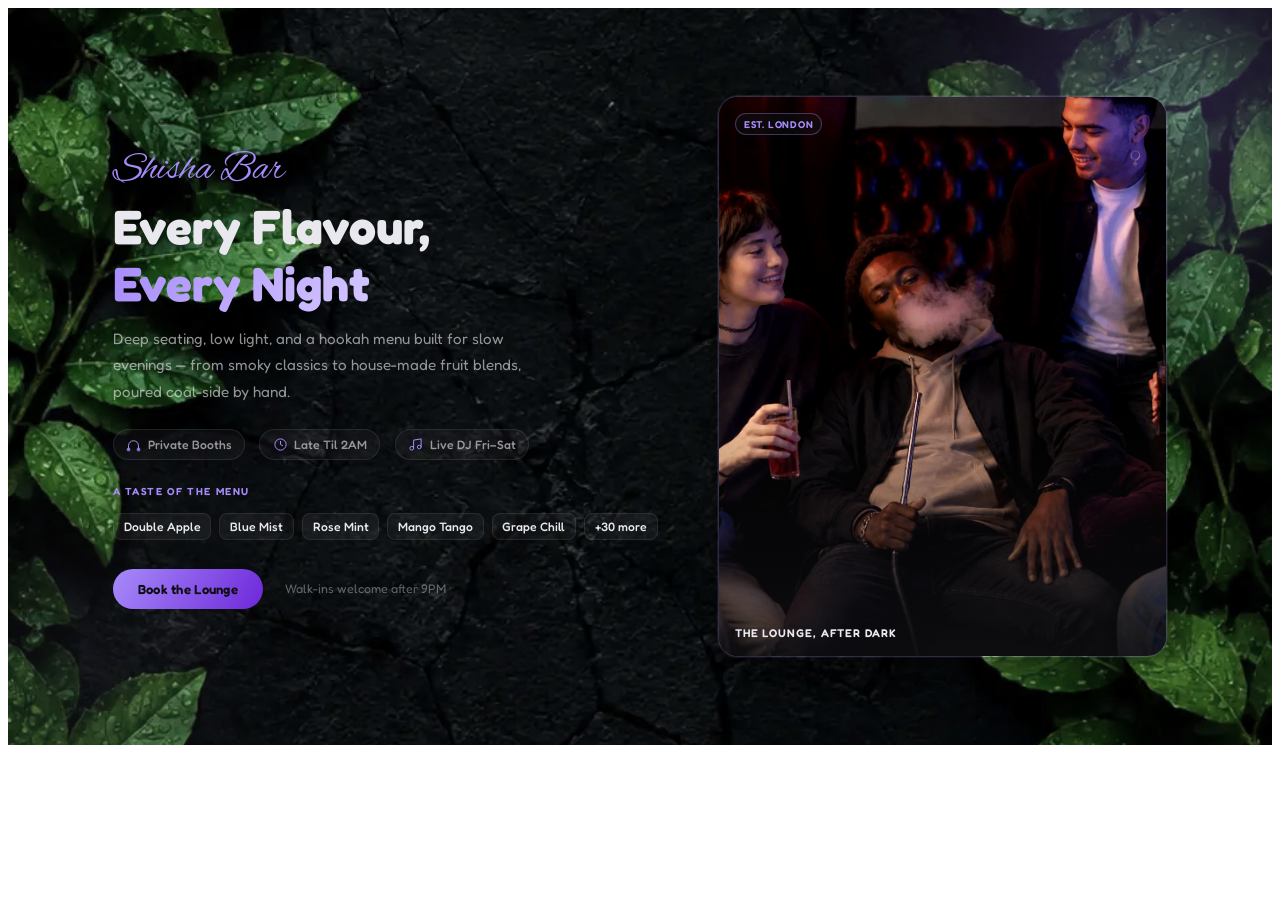
<file: index2.html>
<!DOCTYPE html>
<html lang="en">
<head>
<meta charset="UTF-8">
<meta name="viewport" content="width=device-width, initial-scale=1">
<title>Shisha Lounge</title>
<link rel="preconnect" href="https://fonts.googleapis.com">
<link rel="preconnect" href="https://fonts.gstatic.com" crossorigin>
<!-- Only these two fonts used across the whole section -->
<link href="https://fonts.googleapis.com/css2?family=Alex+Brush&family=Fredoka:wght@400;500;600;700&display=swap" rel="stylesheet">
<style>


    .lounge {
        --void: #0e0e12;
        --panel: #17171d;
        --gray: #2a2a33;
        --gray-line: rgba(255,255,255,0.08);
        --ink: #e9e8ee;
        --ink-dim: rgba(233,232,238,0.62);
        --ink-faint: rgba(233,232,238,0.4);
        --purple: #a78bfa;
        --purple-deep: #6d28d9;
        --purple-glow: rgba(167,139,250,0.45);
        --card-bg: rgba(233,232,238,0.04);
        --card-border: rgba(233,232,238,0.1);

        position: relative;
        overflow: hidden;
        background: var(--void);
        color: var(--ink);
        padding: clamp(3.5rem, 7vw, 5.5rem) 0;

        opacity: 0;
        transform: translateY(20px);
        transition: opacity .9s cubic-bezier(.2,.7,.2,1), transform .9s cubic-bezier(.2,.7,.2,1);
    }
    .lounge.in-view { opacity: 1; transform: translateY(0); }
    .lounge * { box-sizing: border-box; }

    /* background photo + purple/gray scrim */
    .lounge__bg {
        position: absolute; inset: 0; z-index: -2;
        width: 100%; height: 100%;
        object-fit: cover; object-position: center 40%;
        filter: grayscale(35%);
    }
    .lounge__scrim {
        position: absolute; inset: 0; z-index: -2;
    }

    /* soft floating glow blobs */
    .lounge__glow { position: absolute; border-radius: 50%; filter: blur(80px); z-index: -1; pointer-events: none; }
    .lounge__glow--a { width: 30vw; height: 30vw; top: -8vw; right: -6vw; background: var(--purple); opacity: 0.22; animation: loungeFloat 16s ease-in-out infinite; }
    .lounge__glow--b { width: 22vw; height: 22vw; bottom: -6vw; left: -4vw; background: var(--gray); opacity: 0.35; animation: loungeFloat 20s ease-in-out infinite reverse; }
    @keyframes loungeFloat { 0%,100% { transform: translate(0,0); } 50% { transform: translate(-2vw, 3vw); } }
    @media (prefers-reduced-motion: reduce) { .lounge__glow { animation: none; } }

    .lounge__wrap {
        position: relative; z-index: 1;
        max-width: 1150px; margin: 0 auto;
        padding: 0 clamp(1.25rem, 5vw, 3rem);
        display: grid;
        grid-template-columns: 1.1fr 0.9fr;
        gap: clamp(2rem, 5vw, 3.5rem);
        align-items: center;
    }

    /* ---------- Copy column ---------- */

    .lounge__eyebrow {
        display: block;
        font-family: 'Alex Brush', cursive;
        font-weight: 400;
        font-size: clamp(1.9rem, 4vw, 2.5rem);
        color: var(--purple);
        margin-bottom: 0.2rem;
    }

    .lounge__title {
        margin: 0 0 0.9rem;
        font-family: 'Fredoka', sans-serif;
        font-weight: 700;
        font-size: clamp(2rem, 4.6vw, 3rem);
        line-height: 1.18;
        color: var(--ink);
    }
    .lounge__title span {
        background: linear-gradient(120deg, var(--purple), #d4c7ff);
        -webkit-background-clip: text;
        background-clip: text;
        color: transparent;
    }

    .lounge__text {
        margin: 0 0 1.5rem;
        max-width: 48ch;
        font-family: 'Fredoka', sans-serif;
        font-weight: 400;
        font-size: 0.95rem;
        line-height: 1.75;
        color: var(--ink-dim);
    }

    /* feature row — small extra content, three quick facts with icons */
    .lounge__features {
        display: flex;
        gap: 0.9rem;
        flex-wrap: wrap;
        margin-bottom: 1.6rem;
    }
    .lounge__feature {
        display: flex;
        align-items: center;
        gap: 0.55em;
        padding: 0.55em 1em;
        border: 1px solid var(--card-border);
        border-radius: 999px;
        background: var(--card-bg);
        font-family: 'Fredoka', sans-serif;
        font-weight: 500;
        font-size: 0.76rem;
        color: var(--ink-dim);
        transition: border-color .3s ease, color .3s ease, transform .3s cubic-bezier(.2,.7,.2,1);
    }
    .lounge__feature:hover { border-color: var(--purple); color: var(--ink); transform: translateY(-2px); }
    .lounge__feature svg { width: 15px; height: 15px; color: var(--purple); flex-shrink: 0; }

    /* flavour chips — the extra bit of content: a taste of the menu */
    .lounge__flavours-label {
        font-family: 'Fredoka', sans-serif;
        font-weight: 600;
        font-size: 0.64rem;
        letter-spacing: 0.16em;
        text-transform: uppercase;
        color: var(--purple);
        margin-bottom: 0.6rem;
        display: block;
    }
    .lounge__flavours {
        display: flex;
        flex-wrap: wrap;
        gap: 0.5rem;
        margin-bottom: 1.8rem;
        padding: 0;
        list-style: none;
    }
    .lounge__flavours li {
        font-family: 'Fredoka', sans-serif;
        font-weight: 500;
        font-size: 0.76rem;
        color: var(--ink);
        background: rgba(255,255,255,0.05);
        border: 1px solid var(--gray-line);
        border-radius: 8px;
        padding: 0.4em 0.8em;
    }

    .lounge__cta-row {
        display: flex;
        align-items: center;
        gap: 1.4rem;
        flex-wrap: wrap;
    }

    .lounge__cta {
        display: inline-flex; align-items: center; gap: 0.6em;
        font-family: 'Fredoka', sans-serif;
        font-weight: 600; font-size: 0.82rem;
        letter-spacing: 0.02em;
        color: var(--void);
        background: linear-gradient(120deg, var(--purple), var(--purple-deep));
        border: none; border-radius: 999px;
        padding: 0.9em 1.9em;
        text-decoration: none;
        cursor: pointer;
        transition: transform .3s cubic-bezier(.2,.7,.2,1), box-shadow .3s ease;
    }
    .lounge__cta:hover { transform: translateY(-3px); box-shadow: 0 14px 28px -10px var(--purple-glow); }

    .lounge__note {
        font-family: 'Fredoka', sans-serif;
        font-weight: 400;
        font-size: 0.78rem;
        color: var(--ink-faint);
    }

    /* ---------- Image column ---------- */

    .lounge__frame {
        position: relative;
        border-radius: 20px;
        overflow: hidden;
        aspect-ratio: 4 / 5;
        border: 1px solid rgba(167,139,250,0.25);
        box-shadow: 0 25px 60px -20px rgba(0,0,0,0.7), 0 0 0 1px var(--gray-line);
    }
    .lounge__frame img {
        position: absolute; inset: 0;
        width: 100%; height: 100%;
        object-fit: cover;
        filter: saturate(0.9) contrast(1.05);
        transition: transform .6s cubic-bezier(.2,.7,.2,1);
    }
    .lounge__frame:hover img { transform: scale(1.05); }
    .lounge__frame::after {
        content: "";
        position: absolute; inset: 0;
        background: linear-gradient(0deg, rgba(14,14,18,0.85) 0%, transparent 45%);
    }
    .lounge__frame-tag {
        position: absolute; left: 1rem; bottom: 1rem; z-index: 1;
        font-family: 'Fredoka', sans-serif;
        font-weight: 600; font-size: 0.7rem;
        letter-spacing: 0.08em; text-transform: uppercase;
        color: var(--ink);
    }
    .lounge__frame-badge {
        position: absolute; top: 1rem; left: 1rem; z-index: 1;
        font-family: 'Fredoka', sans-serif;
        font-weight: 600; font-size: 0.62rem;
        letter-spacing: 0.08em; text-transform: uppercase;
        color: var(--purple);
        background: rgba(14,14,18,0.6);
        border: 1px solid rgba(167,139,250,0.35);
        border-radius: 999px;
        padding: 0.4em 0.8em;
        backdrop-filter: blur(4px);
    }

    @media (max-width: 780px) {
        .lounge__wrap { grid-template-columns: 1fr; text-align: center; }
        .lounge__features { justify-content: center; }
        .lounge__flavours { justify-content: center; }
        .lounge__cta-row { justify-content: center; }
        .lounge__text { margin-inline: auto; }
        .lounge__frame { max-width: 420px; margin: 0 auto; }
    }
</style>
</head>
<body>

<section class="lounge" id="lounge">

    <!-- Swap for your own lounge/coal photo -->
    <img class="lounge__bg" src="mintbg.webp" alt="" loading="lazy">
    <div class="lounge__scrim"></div>
    <span class="lounge__glow lounge__glow--a" aria-hidden="true"></span>
    <span class="lounge__glow lounge__glow--b" aria-hidden="true"></span>

    <div class="lounge__wrap">
        <div class="lounge__copy">
            <span class="lounge__eyebrow">Shisha Bar</span>
            <h2 class="lounge__title">Every Flavour,<br><span>Every Night</span></h2>
            <p class="lounge__text">Deep seating, low light, and a hookah menu built for slow evenings — from smoky classics to house-made fruit blends, poured coal-side by hand.</p>

            <div class="lounge__features">
                <span class="lounge__feature">
                    <svg viewBox="0 0 24 24" fill="none"><path d="M4 20v-6a8 8 0 0 1 16 0v6" stroke="currentColor" stroke-width="1.6" stroke-linecap="round"/><rect x="2" y="18" width="4" height="4" rx="1" stroke="currentColor" stroke-width="1.6"/><rect x="18" y="18" width="4" height="4" rx="1" stroke="currentColor" stroke-width="1.6"/></svg>
                    Private Booths
                </span>
                <span class="lounge__feature">
                    <svg viewBox="0 0 24 24" fill="none"><circle cx="12" cy="12" r="9" stroke="currentColor" stroke-width="1.6"/><path d="M12 7v5l3.5 2" stroke="currentColor" stroke-width="1.6" stroke-linecap="round"/></svg>
                    Late Til 2AM
                </span>
                <span class="lounge__feature">
                    <svg viewBox="0 0 24 24" fill="none"><path d="M9 18V5l12-2v13" stroke="currentColor" stroke-width="1.6" stroke-linecap="round" stroke-linejoin="round"/><circle cx="6" cy="18" r="3" stroke="currentColor" stroke-width="1.6"/><circle cx="18" cy="16" r="3" stroke="currentColor" stroke-width="1.6"/></svg>
                    Live DJ Fri–Sat
                </span>
            </div>

            <span class="lounge__flavours-label">A Taste of the Menu</span>
            <ul class="lounge__flavours">
                <li>Double Apple</li>
                <li>Blue Mist</li>
                <li>Rose Mint</li>
                <li>Mango Tango</li>
                <li>Grape Chill</li>
                <li>+30 more</li>
            </ul>

            <div class="lounge__cta-row">
                <a href="#book" class="lounge__cta">Book the Lounge</a>
                <span class="lounge__note">Walk-ins welcome after 9PM</span>
            </div>
        </div>

        <div class="lounge__frame">
            <img src="image.webp" alt="Shisha pipe close-up">
            <span class="lounge__frame-badge">Est. London</span>
            <span class="lounge__frame-tag">The Lounge, After Dark</span>
        </div>
    </div>

</section>

<script>
    (function () {
        var section = document.getElementById('lounge');
        if (!section) return;
        if (!('IntersectionObserver' in window)) { section.classList.add('in-view'); return; }
        var observer = new IntersectionObserver(function (entries) {
            entries.forEach(function (entry) {
                if (entry.isIntersecting) {
                    section.classList.add('in-view');
                    observer.disconnect();
                }
            });
        }, { threshold: 0.15 });
        observer.observe(section);
    })();
</script>

</body>
</html>
</file>
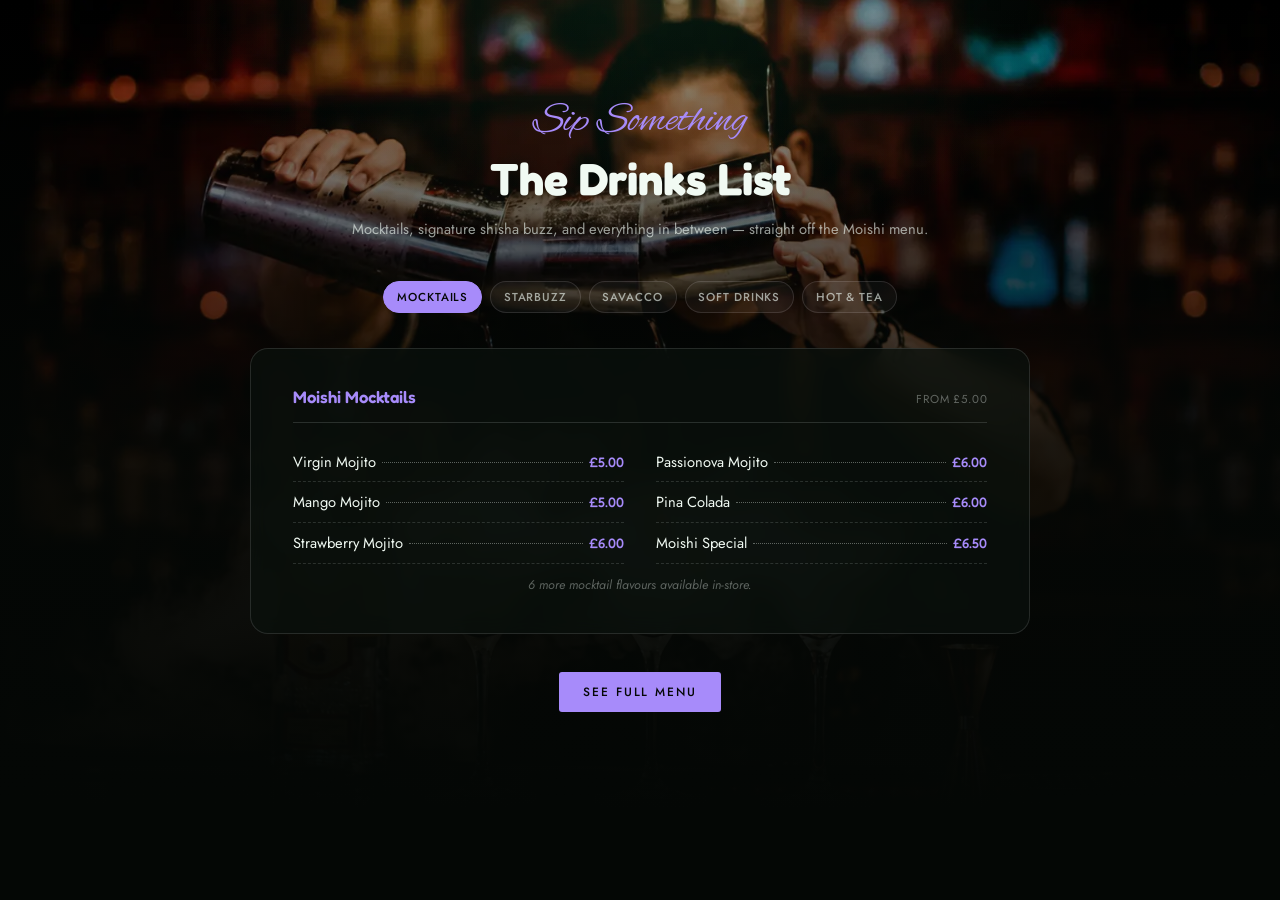
<file: index3.html>
<!DOCTYPE html>
<html lang="en">
<head>
<meta charset="UTF-8">
<meta name="viewport" content="width=device-width, initial-scale=1">
<title>Cafe Moishi — Drinks</title>
<link rel="preconnect" href="https://fonts.googleapis.com">
<link rel="preconnect" href="https://fonts.gstatic.com" crossorigin>
<link href="https://fonts.googleapis.com/css2?family=Alex+Brush&family=Fredoka:wght@500;600;700&family=Jost:wght@300;400;500&display=swap" rel="stylesheet">
<style>
    * { box-sizing: border-box; }
    html, body { margin: 0; padding: 0; background: #040705; }

    .drinks {
        --void: #040705;
        --cream: #f1faf3;
        --cream-dim: rgba(241,250,243,0.62);
        --cream-faint: rgba(241,250,243,0.36);
        --accent: #a78bfa;
        --glow: #a78bfa;
        --glow-soft: rgba(6, 69, 241, 0.5);
        --panel-bg: rgba(11,17,13,0.72);
        --panel-border: rgba(250, 241, 249, 0.12);
        --line: rgba(241,250,243,0.14);

        position: relative;
        overflow: hidden;
        background: var(--void);
        color: var(--cream);
        padding: clamp(4rem, 8vw, 6rem) clamp(1.25rem, 5vw, 3rem);

        opacity: 0;
        transform: translateY(20px);
        transition: opacity 1s cubic-bezier(.2,.7,.2,1), transform 1s cubic-bezier(.2,.7,.2,1);
    }
    .drinks.in-view { opacity: 1; transform: translateY(0); }
    .drinks * { box-sizing: border-box; }

    /* ---------- Background photo ---------- */
    /* Swap this src for your own bar / drinks photo */
    .drinks__bg {
        position: absolute; inset: 0; z-index: -2;
        width: 100%; height: 100%;
        object-fit: cover; object-position: center 35%;
    }
    .drinks__scrim {
        position: absolute; inset: 0; z-index: -2;
        background:
            radial-gradient(ellipse 800px 500px at 50% -5%, rgba(61,220,132,0.12), transparent 60%),
            linear-gradient(180deg, rgba(0, 0, 0, 0.308) 0%, rgba(4,7,5,0.9) 55%, var(--void) 100%);
    }

    /* ---------- Rising bubbles (ambient, CSS only) ---------- */
    .drinks__bubbles { position: absolute; inset: 0; z-index: -1; pointer-events: none; overflow: hidden; }
    .drinks__bubble {
        position: absolute;
        bottom: -6%;
        border-radius: 50%;
        border: 1px solid rgba(241,250,243,0.35);
        opacity: 0;
        animation: drinksBubble linear infinite;
    }
    @keyframes drinksBubble {
        0%   { opacity: 0; transform: translateY(0) translateX(0); }
        12%  { opacity: .55; }
        88%  { opacity: .25; }
        100% { opacity: 0; transform: translateY(-108vh) translateX(var(--drift, 18px)); }
    }
    @media (prefers-reduced-motion: reduce) { .drinks__bubble { animation: none; display: none; } }

    /* ---------- Header ---------- */
    .drinks__header {
        position: relative; z-index: 1;
        text-align: center;
        max-width: 640px;
        margin: 0 auto clamp(1rem, 3vw, 2.5rem);
    }
    .drinks__eyebrow {
        display: block;
        font-family: 'Alex Brush', cursive;
        font-size: clamp(1.9rem, 4vw, 2.6rem);
        color: var(--glow);
        margin-bottom: 0.2rem;
    }
    .drinks__title {
        margin: 0 0 0.7rem;
        font-family: 'Fredoka', sans-serif;
        font-weight: 700;
        font-size: clamp(1.9rem, 4.2vw, 2.8rem);
        color: var(--cream);
    }
    .drinks__subtitle {
        margin: 0;
        font-family: 'Jost', sans-serif;
        font-size: 0.92rem;
        line-height: 1.7;
        color: var(--cream-dim);
    }

    /* ---------- Tabs ---------- */
    .drinks__tabs {
        position: relative; z-index: 1;
        display: flex;
        justify-content: center;
        flex-wrap: wrap;
        gap: 0.5rem;
        margin: 0 auto clamp(1.6rem, 4vw, 2.2rem);
        max-width: 780px;
    }
    .drinks__tab {
        font-family: 'Jost', sans-serif;
        font-weight: 500;
        font-size: 0.72rem;
        letter-spacing: 0.08em;
        text-transform: uppercase;
        color: var(--cream-dim);
        background: rgba(241,250,243,0.04);
        border: 1px solid var(--panel-border);
        border-radius: 999px;
        padding: 0.6em 1.1em;
        cursor: pointer;
        transition: color .3s ease, border-color .3s ease, background .3s ease;
    }
    .drinks__tab:hover { color: var(--cream); border-color: var(--glow); }
    .drinks__tab.is-active {
        color: var(--void);
        background: var(--glow);
        border-color: var(--glow);
    }

    /* ---------- Menu panel (the distinct part: a single framed list, not a card grid) ---------- */
    .drinks__panel {
        position: relative; z-index: 1;
        max-width: 780px;
        margin: 0 auto;
        border: 1px solid var(--panel-border);
        border-radius: 18px;
        background: var(--panel-bg);
        backdrop-filter: blur(10px);
        -webkit-backdrop-filter: blur(10px);
        padding: clamp(1.6rem, 4vw, 2.4rem) clamp(1.4rem, 4vw, 2.6rem);
    }

    .drinks__panel-head {
        display: flex;
        align-items: baseline;
        justify-content: space-between;
        gap: 1rem;
        margin-bottom: 1.2rem;
        padding-bottom: 0.9rem;
        border-bottom: 1px solid var(--line);
    }
    .drinks__panel-title {
        font-family: 'Fredoka', sans-serif;
        font-weight: 600;
        font-size: 1.05rem;
        color: var(--glow);
    }
    .drinks__panel-price {
        font-family: 'Jost', sans-serif;
        font-size: 0.72rem;
        letter-spacing: 0.06em;
        text-transform: uppercase;
        color: var(--cream-faint);
    }

    .drinks__list {
        display: none;
        list-style: none;
        margin: 0;
        padding: 0;
        column-count: 1;
        column-gap: 2rem;
    }
    .drinks__list.is-active { display: block; }

    @media (min-width: 560px) {
        .drinks__list { column-count: 2; }
    }

    .drinks__item {
        display: flex;
        align-items: baseline;
        gap: 0.4rem;
        break-inside: avoid;
        padding: 0.55rem 0;
        border-bottom: 1px dashed var(--line);
    }
    .drinks__item-name {
        font-family: 'Jost', sans-serif;
        font-weight: 400;
        font-size: 0.92rem;
        color: var(--cream);
        white-space: nowrap;
        overflow: hidden;
        text-overflow: clip;
    }
    .drinks__item-fill {
        flex: 1;
        border-bottom: 1px dotted var(--cream-faint);
        transform: translateY(-4px);
    }
    .drinks__item-price {
        font-family: 'Fredoka', sans-serif;
        font-weight: 500;
        font-size: 0.86rem;
        color: var(--glow);
        white-space: nowrap;
    }

    .drinks__more {
        margin: 0.8rem 0 0;
        font-family: 'Jost', sans-serif;
        font-style: italic;
        font-size: 0.78rem;
        color: var(--cream-faint);
        text-align: center;
    }

    /* ---------- CTA ---------- */
    .drinks__actions {
        position: relative; z-index: 1;
        display: flex;
        justify-content: center;
        margin-top: clamp(1.8rem, 4vw, 2.4rem);
    }
    .drinks__cta {
        display: inline-flex; align-items: center; gap: 0.6em;
        font-family: 'Jost', sans-serif;
        font-weight: 500; font-size: 0.75rem;
        letter-spacing: 0.16em; text-transform: uppercase;
        color: var(--void);
        background: linear-gradient(135deg, var(--accent), var(--glow));
        border: none; border-radius: 3px;
        padding: 0.9em 2em;
        text-decoration: none;
        cursor: pointer;
        transition: transform .3s cubic-bezier(.2,.7,.2,1), box-shadow .3s ease, letter-spacing .3s ease;
    }
    .drinks__cta:hover { transform: translateY(-3px); box-shadow: 0 14px 28px -10px var(--glow-soft); letter-spacing: 0.2em; }

    @media (max-width: 480px) {
        .drinks__item-name { white-space: normal; }
    }
</style>
</head>
<body>

<section class="drinks" id="drinks">

    <!-- Swap this src for your own bar / drinks photo -->
    <img class="drinks__bg" src="drinkssss.webp" alt="" loading="lazy">
    <div class="drinks__scrim"></div>

    <div class="drinks__bubbles" aria-hidden="true">
        <span class="drinks__bubble" style="left:10%; width:5px; height:5px;  --drift:16px;  animation-duration:9s;  animation-delay:0s;"></span>
        <span class="drinks__bubble" style="left:22%; width:3px; height:3px;  --drift:-12px; animation-duration:11s; animation-delay:2s;"></span>
        <span class="drinks__bubble" style="left:38%; width:6px; height:6px;  --drift:20px;  animation-duration:8s;  animation-delay:4s;"></span>
        <span class="drinks__bubble" style="left:55%; width:4px; height:4px;  --drift:-18px; animation-duration:10s; animation-delay:1s;"></span>
        <span class="drinks__bubble" style="left:70%; width:3px; height:3px;  --drift:14px;  animation-duration:12s; animation-delay:5s;"></span>
        <span class="drinks__bubble" style="left:85%; width:5px; height:5px;  --drift:-16px; animation-duration:9.5s; animation-delay:3s;"></span>
        <span class="drinks__bubble" style="left:94%; width:4px; height:4px;  --drift:18px;  animation-duration:10.5s; animation-delay:6s;"></span>
    </div>

    <div class="drinks__header">
        <span class="drinks__eyebrow">Sip Something</span>
        <h2 class="drinks__title">The Drinks List</h2>
        <p class="drinks__subtitle">Mocktails, signature shisha buzz, and everything in between — straight off the Moishi menu.</p>
    </div>

    <div class="drinks__tabs" role="tablist" aria-label="Drinks categories">
        <button class="drinks__tab is-active" data-tab="mocktails">Mocktails</button>
        <button class="drinks__tab" data-tab="starbuzz">Starbuzz</button>
        <button class="drinks__tab" data-tab="savacco">Savacco</button>
        <button class="drinks__tab" data-tab="soft">Soft Drinks</button>
        <button class="drinks__tab" data-tab="hot">Hot &amp; Tea</button>
    </div>

    <div class="drinks__panel">

        <div class="drinks__panel-head">
            <span class="drinks__panel-title" id="drinksPanelTitle">Moishi Mocktails</span>
            <span class="drinks__panel-price" id="drinksPanelPrice">From £5.00</span>
        </div>

        <ul class="drinks__list is-active" data-list="mocktails">
            <li class="drinks__item"><span class="drinks__item-name">Virgin Mojito</span><span class="drinks__item-fill"></span><span class="drinks__item-price">£5.00</span></li>
            <li class="drinks__item"><span class="drinks__item-name">Mango Mojito</span><span class="drinks__item-fill"></span><span class="drinks__item-price">£5.00</span></li>
            <li class="drinks__item"><span class="drinks__item-name">Strawberry Mojito</span><span class="drinks__item-fill"></span><span class="drinks__item-price">£6.00</span></li>
            <li class="drinks__item"><span class="drinks__item-name">Passionova Mojito</span><span class="drinks__item-fill"></span><span class="drinks__item-price">£6.00</span></li>
            <li class="drinks__item"><span class="drinks__item-name">Pina Colada</span><span class="drinks__item-fill"></span><span class="drinks__item-price">£6.00</span></li>
            <li class="drinks__item"><span class="drinks__item-name">Moishi Special</span><span class="drinks__item-fill"></span><span class="drinks__item-price">£6.50</span></li>
        </ul>

        <ul class="drinks__list" data-list="starbuzz">
            <li class="drinks__item"><span class="drinks__item-name">African Queen</span><span class="drinks__item-fill"></span><span class="drinks__item-price">£16</span></li>
            <li class="drinks__item"><span class="drinks__item-name">Dragon Breeze</span><span class="drinks__item-fill"></span><span class="drinks__item-price">£16</span></li>
            <li class="drinks__item"><span class="drinks__item-name">Mango Tango</span><span class="drinks__item-fill"></span><span class="drinks__item-price">£16</span></li>
            <li class="drinks__item"><span class="drinks__item-name">Skittles</span><span class="drinks__item-fill"></span><span class="drinks__item-price">£16</span></li>
            <li class="drinks__item"><span class="drinks__item-name">Cuban Mojito</span><span class="drinks__item-fill"></span><span class="drinks__item-price">£16</span></li>
            <li class="drinks__item"><span class="drinks__item-name">Moonlight Berry</span><span class="drinks__item-fill"></span><span class="drinks__item-price">£16</span></li>
        </ul>

        <ul class="drinks__list" data-list="savacco">
            <li class="drinks__item"><span class="drinks__item-name">Purple Rain</span><span class="drinks__item-fill"></span><span class="drinks__item-price">£20</span></li>
            <li class="drinks__item"><span class="drinks__item-name">Frozen SMF</span><span class="drinks__item-fill"></span><span class="drinks__item-price">£20</span></li>
            <li class="drinks__item"><span class="drinks__item-name">Manga Carta</span><span class="drinks__item-fill"></span><span class="drinks__item-price">£20</span></li>
            <li class="drinks__item"><span class="drinks__item-name">Picasso</span><span class="drinks__item-fill"></span><span class="drinks__item-price">£20</span></li>
            <li class="drinks__item"><span class="drinks__item-name">Black Mamba</span><span class="drinks__item-fill"></span><span class="drinks__item-price">£20</span></li>
            <li class="drinks__item"><span class="drinks__item-name">G6 on the Rocks</span><span class="drinks__item-fill"></span><span class="drinks__item-price">£20</span></li>
        </ul>

        <ul class="drinks__list" data-list="soft">
            <li class="drinks__item"><span class="drinks__item-name">Coke</span><span class="drinks__item-fill"></span><span class="drinks__item-price">£2.00</span></li>
            <li class="drinks__item"><span class="drinks__item-name">Sprite</span><span class="drinks__item-fill"></span><span class="drinks__item-price">£2.00</span></li>
            <li class="drinks__item"><span class="drinks__item-name">Fanta</span><span class="drinks__item-fill"></span><span class="drinks__item-price">£2.00</span></li>
            <li class="drinks__item"><span class="drinks__item-name">Irn Bru</span><span class="drinks__item-fill"></span><span class="drinks__item-price">£2.00</span></li>
            <li class="drinks__item"><span class="drinks__item-name">J2O</span><span class="drinks__item-fill"></span><span class="drinks__item-price">£2.50</span></li>
            <li class="drinks__item"><span class="drinks__item-name">Mango Lussi</span><span class="drinks__item-fill"></span><span class="drinks__item-price">£2.00</span></li>
            <li class="drinks__item"><span class="drinks__item-name">Rubicon Range</span><span class="drinks__item-fill"></span><span class="drinks__item-price">£1.50</span></li>
            <li class="drinks__item"><span class="drinks__item-name">Mineral Water</span><span class="drinks__item-fill"></span><span class="drinks__item-price">£1.50</span></li>
        </ul>

        <ul class="drinks__list" data-list="hot">
            <li class="drinks__item"><span class="drinks__item-name">Americano</span><span class="drinks__item-fill"></span><span class="drinks__item-price">£2.75</span></li>
            <li class="drinks__item"><span class="drinks__item-name">Cappuccino</span><span class="drinks__item-fill"></span><span class="drinks__item-price">£2.75</span></li>
            <li class="drinks__item"><span class="drinks__item-name">Caramel Macchiato</span><span class="drinks__item-fill"></span><span class="drinks__item-price">£2.75</span></li>
            <li class="drinks__item"><span class="drinks__item-name">Hot Chocolate</span><span class="drinks__item-fill"></span><span class="drinks__item-price">£2.75</span></li>
            <li class="drinks__item"><span class="drinks__item-name">English Tea</span><span class="drinks__item-fill"></span><span class="drinks__item-price">£2.50</span></li>
            <li class="drinks__item"><span class="drinks__item-name">Mint Tea</span><span class="drinks__item-fill"></span><span class="drinks__item-price">£2.50</span></li>
            <li class="drinks__item"><span class="drinks__item-name">Desi Tea (Pot)</span><span class="drinks__item-fill"></span><span class="drinks__item-price">£7.50</span></li>
            <li class="drinks__item"><span class="drinks__item-name">Green Tea</span><span class="drinks__item-fill"></span><span class="drinks__item-price">£2.50</span></li>
        </ul>

        <p class="drinks__more" id="drinksMoreNote">6 more mocktail flavours available in-store.</p>
    </div>

    <div class="drinks__actions">
        <a href="#menu-full" class="drinks__cta">See Full Menu</a>
    </div>

</section>

<script>
    (function () {
        var section = document.getElementById('drinks');
        if (!section) return;

        if ('IntersectionObserver' in window) {
            var sectionObserver = new IntersectionObserver(function (entries) {
                entries.forEach(function (entry) {
                    if (entry.isIntersecting) {
                        section.classList.add('in-view');
                        sectionObserver.disconnect();
                    }
                });
            }, { threshold: 0.1 });
            sectionObserver.observe(section);
        } else {
            section.classList.add('in-view');
        }

        var meta = {
            mocktails: { title: 'Moishi Mocktails', price: 'From £5.00', more: '6 fresh mocktails, shaken to order.' },
            starbuzz:  { title: 'Moishi Starbuzz', price: '£16 · +£2 per extra flavour', more: '6 more Starbuzz flavours available in-store.' },
            savacco:   { title: 'Savacco', price: '£20', more: 'All 7 Savacco blends shown above.' },
            soft:      { title: 'Soft Drinks', price: 'From £1.50', more: 'Full soft drinks range available at the counter.' },
            hot:       { title: 'Hot Drinks & Tea', price: 'From £2.50', more: 'Ask about our pots of Green, Mint & Desi Tea.' }
        };

        var tabs = section.querySelectorAll('.drinks__tab');
        var lists = section.querySelectorAll('.drinks__list');
        var titleEl = document.getElementById('drinksPanelTitle');
        var priceEl = document.getElementById('drinksPanelPrice');
        var moreEl = document.getElementById('drinksMoreNote');

        tabs.forEach(function (tab) {
            tab.addEventListener('click', function () {
                var key = tab.dataset.tab;

                tabs.forEach(function (t) { t.classList.toggle('is-active', t === tab); });
                lists.forEach(function (l) { l.classList.toggle('is-active', l.dataset.list === key); });

                if (meta[key]) {
                    titleEl.textContent = meta[key].title;
                    priceEl.textContent = meta[key].price;
                    moreEl.textContent = meta[key].more;
                }
            });
        });
    })();
</script>

</body>
</html>
</file>
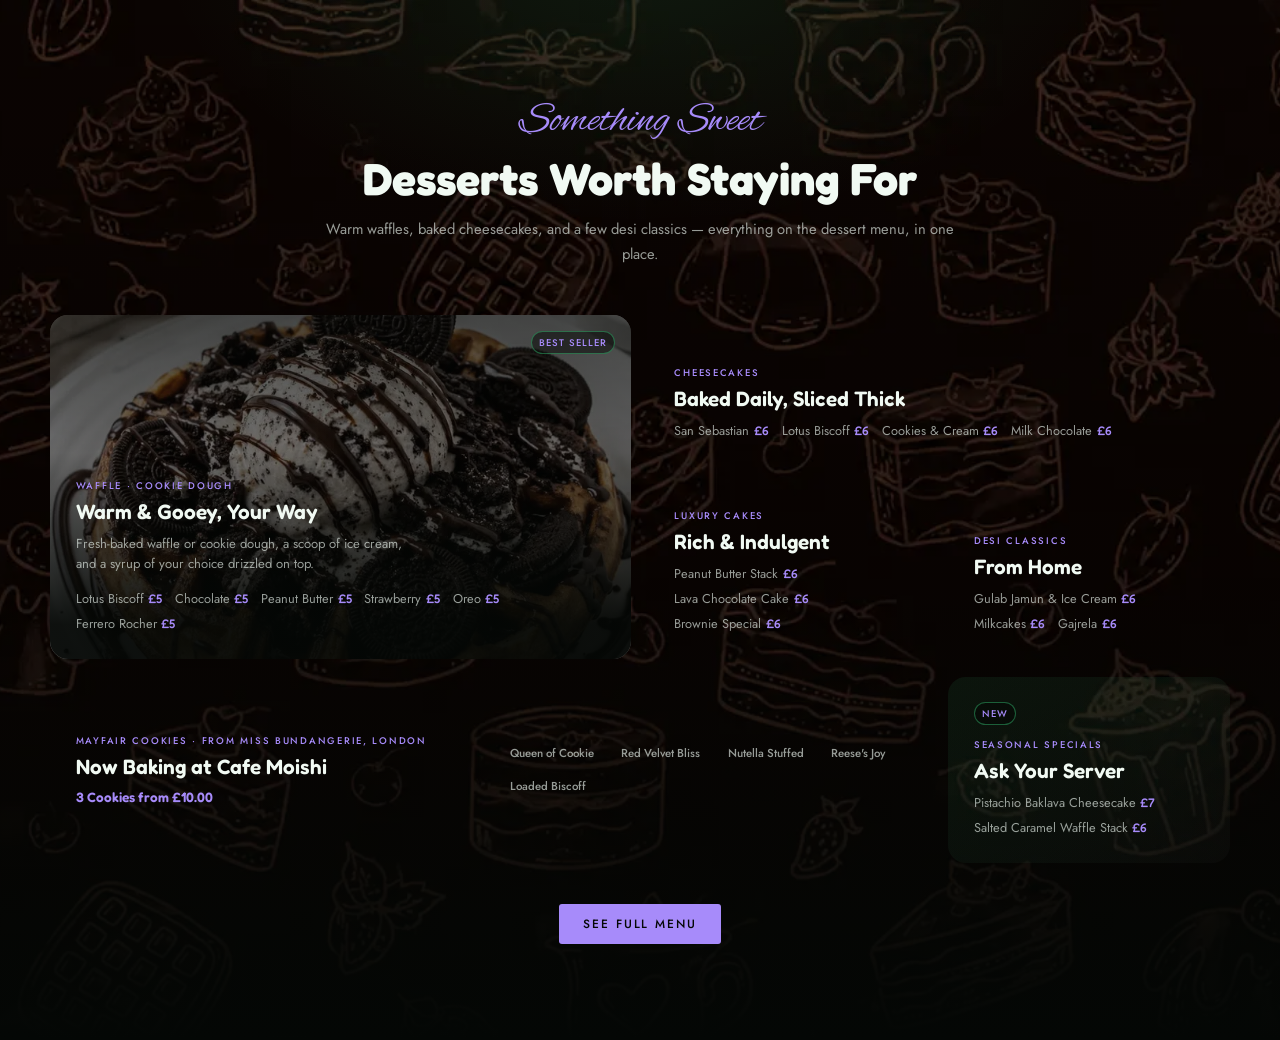
<file: index4.html>
<!DOCTYPE html>
<html lang="en">
<head>
<meta charset="UTF-8">
<meta name="viewport" content="width=device-width, initial-scale=1">
<title>Cafe Moishi — Desserts</title>
<link rel="preconnect" href="https://fonts.googleapis.com">
<link rel="preconnect" href="https://fonts.gstatic.com" crossorigin>
<link href="https://fonts.googleapis.com/css2?family=Alex+Brush&family=Fredoka:wght@500;600;700&family=Jost:wght@300;400;500&display=swap" rel="stylesheet">
<style>
    * { box-sizing: border-box; }
    html, body { margin: 0; padding: 0; background: #040705; }

    .desserts {
        --void: #040705;
        --cream: #f1faf3;
        --cream-dim: rgba(241,250,243,0.62);
        --cream-faint: rgba(241,250,243,0.36);
        --accent: #a78bfa;
        --glow: #a78bfa;
        --glow-soft: rgba(6, 69, 241, 0.5);
        --panel-bg: rgba(11,17,13,0.72);
        --panel-border: rgba(250, 241, 249, 0.12);
        --line: rgba(241,250,243,0.14);

        position: relative;
        overflow: hidden;
        background: var(--void);
        color: var(--cream);
        padding: clamp(4rem, 8vw, 6rem) clamp(1.25rem, 5vw, 3rem);

        opacity: 0;
        transform: translateY(20px);
        transition: opacity 1s cubic-bezier(.2,.7,.2,1), transform 1s cubic-bezier(.2,.7,.2,1);
    }
    .desserts.in-view { opacity: 1; transform: translateY(0); }
    .desserts * { box-sizing: border-box; }

    /* ---------- Background photo ---------- */
    .desserts__bg {
        position: absolute; inset: 0; z-index: -2;
        width: 100%; height: 100%;
        object-fit: cover; object-position: center 40%;
    }
    .desserts__scrim {
        position: absolute; inset: 0; z-index: -2;
        background:
            radial-gradient(ellipse 800px 460px at 50% -5%, rgba(61,220,132,0.1), transparent 60%),
            linear-gradient(180deg, rgba(0, 0, 0, 0.411) 0%, rgba(0, 0, 0, 0.527) 55%, var(--void) 100%);
    }

    /* ---------- Header ---------- */
    .desserts__header {
        position: relative; z-index: 1;
        text-align: center;
        max-width: 640px;
        margin: 0 auto clamp(2.2rem, 5vw, 3rem);
    }
    .desserts__eyebrow {
        display: block;
        font-family: 'Alex Brush', cursive;
        font-size: clamp(1.9rem, 4vw, 2.6rem);
        color: var(--glow);
        margin-bottom: 0.2rem;
    }
    .desserts__title {
        margin: 0 0 0.7rem;
        font-family: 'Fredoka', sans-serif;
        font-weight: 700;
        font-size: clamp(1.9rem, 4.2vw, 2.8rem);
        color: var(--cream);
    }
    .desserts__subtitle {
        margin: 0;
        font-family: 'Jost', sans-serif;
        font-size: 0.92rem;
        line-height: 1.7;
        color: var(--cream-dim);
    }

    /* =========================================================
       BENTO GRID — the "different design" ask: uneven tile sizes
       instead of a uniform card grid, so it reads as its own layout.
       ========================================================= */

    .desserts__grid {
        position: relative; z-index: 1;
        max-width: 1180px;
        margin: 0 auto;
        display: grid;
        grid-template-columns: repeat(4, 1fr);
        grid-auto-rows: minmax(150px, auto);
        gap: clamp(0.8rem, 2vw, 1.1rem);
    }

    .desserts__tile {
        position: relative;
        border-radius: 18px;
        overflow: hidden;
        border: 1px solid var(--tile-border);
        background: var(--tile-bg);
        padding: clamp(1.2rem, 2.5vw, 1.6rem);
        display: flex;
        flex-direction: column;
        justify-content: flex-end;

        opacity: 0;
        transform: translateY(40px) scale(0.96);
        transition: opacity .8s cubic-bezier(.2,.7,.2,1), transform .8s cubic-bezier(.2,.7,.2,1), border-color .3s ease, box-shadow .3s ease;
    }
    .desserts__tile.dessert-in { opacity: 1; transform: translateY(0) scale(1); }
    .desserts__grid.in-view .desserts__tile:nth-child(1) { transition-delay: 0s; }
    .desserts__grid.in-view .desserts__tile:nth-child(2) { transition-delay: .08s; }
    .desserts__grid.in-view .desserts__tile:nth-child(3) { transition-delay: .16s; }
    .desserts__grid.in-view .desserts__tile:nth-child(4) { transition-delay: .24s; }
    .desserts__grid.in-view .desserts__tile:nth-child(5) { transition-delay: .32s; }
    .desserts__grid.in-view .desserts__tile:nth-child(6) { transition-delay: .4s; }

    .desserts__tile:hover {
        border-color: var(--accent-bright);
        box-shadow: 0 18px 40px -20px rgba(0,0,0,0.6), 0 0 0 1px var(--glow-soft) inset;
    }

    /* tile sizing — this unevenness is the bento effect */
    .desserts__tile--waffles { grid-column: span 2; grid-row: span 2; }
    .desserts__tile--cheesecake { grid-column: span 2; grid-row: span 1; }
    .desserts__tile--cakes { grid-column: span 1; grid-row: span 1; }
    .desserts__tile--desi { grid-column: span 1; grid-row: span 1; }
    .desserts__tile--cookies { grid-column: span 3; grid-row: span 1; }
    .desserts__tile--extra { grid-column: span 1; grid-row: span 1; }

    /* featured (image) tiles */
    .desserts__tile-img {
        position: absolute; inset: 0; z-index: -1;
        width: 100%; height: 100%;
        object-fit: cover;
        filter: saturate(0.85) brightness(0.6);
        transition: transform .7s cubic-bezier(.2,.7,.2,1);
    }
    .desserts__tile:hover .desserts__tile-img { transform: scale(1.06); }
    .desserts__tile--photo::after {
        content: "";
        position: absolute; inset: 0; z-index: -1;
        background: linear-gradient(0deg, rgba(4,7,5,0.92) 10%, rgba(4,7,5,0.25) 60%, rgba(4,7,5,0.5) 100%);
    }

    .desserts__badge {
        position: absolute; top: 1rem; right: 1rem;
        font-family: 'Jost', sans-serif;
        font-weight: 500; font-size: 0.6rem;
        letter-spacing: 0.1em; text-transform: uppercase;
        color: var(--glow);
        border: 1px solid rgba(61,220,132,0.4);
        background: rgba(4,7,5,0.5);
        border-radius: 999px;
        padding: 0.35em 0.75em;
    }

    .desserts__tile-label {
        display: block;
        font-family: 'Jost', sans-serif;
        font-weight: 500;
        font-size: 0.6rem;
        letter-spacing: 0.18em;
        text-transform: uppercase;
        color: var(--glow);
        margin-bottom: 0.4rem;
    }

    .desserts__tile-title {
        margin: 0 0 0.6rem;
        font-family: 'Fredoka', sans-serif;
        font-weight: 600;
        font-size: clamp(1rem, 1.8vw, 1.3rem);
        color: var(--cream);
    }

    .desserts__tile-blurb {
        margin: 0 0 0.9rem;
        font-family: 'Jost', sans-serif;
        font-weight: 400;
        font-size: 0.82rem;
        line-height: 1.55;
        color: var(--cream-dim);
        max-width: 42ch;
    }

    .desserts__items {
        list-style: none;
        margin: 0;
        padding: 0;
        display: flex;
        flex-wrap: wrap;
        gap: 0.4rem 0.8rem;
    }
    .desserts__items li {
        display: flex;
        align-items: baseline;
        gap: 0.35em;
        font-family: 'Jost', sans-serif;
        font-size: 0.8rem;
        color: var(--cream-dim);
        white-space: nowrap;
    }
    .desserts__items li span {
        font-family: 'Fredoka', sans-serif;
        font-weight: 500;
        font-size: 0.78rem;
        color: var(--glow);
    }

    /* cookies banner tile — chips instead of price list, since it's its own sub-brand */
    .desserts__tile--cookies {
        flex-direction: row;
        align-items: center;
        flex-wrap: wrap;
        gap: 1.2rem;
        justify-content: space-between;
    }
    .desserts__cookie-copy { flex: 1 1 260px; }
    .desserts__cookie-chips {
        display: flex;
        flex-wrap: wrap;
        gap: 0.5rem;
        flex: 1 1 260px;
    }
    .desserts__chip {
        font-family: 'Jost', sans-serif;
        font-weight: 500;
        font-size: 0.72rem;
        color: var(--cream-dim);
        border: 1px solid var(--tile-border);
        border-radius: 999px;
        padding: 0.4em 0.85em;
        transition: border-color .3s ease, color .3s ease;
    }
    .desserts__chip:hover { border-color: var(--glow); color: var(--cream); }
    .desserts__cookie-price {
        font-family: 'Fredoka', sans-serif;
        font-weight: 600;
        font-size: 0.85rem;
        color: var(--glow);
        display: block;
        margin-top: 0.6rem;
    }

    /* extra / seasonal tile */
    .desserts__tile--extra {
        background: linear-gradient(150deg, rgba(61,220,132,0.08), rgba(241,250,243,0.02));
    }

    /* ---------- Responsive ---------- */
    @media (max-width: 900px) {
        .desserts__grid { grid-template-columns: repeat(2, 1fr); }
        .desserts__tile--waffles { grid-column: span 2; grid-row: span 2; }
        .desserts__tile--cheesecake { grid-column: span 2; }
        .desserts__tile--cakes,
        .desserts__tile--desi,
        .desserts__tile--extra { grid-column: span 1; }
        .desserts__tile--cookies { grid-column: span 2; }
    }

    @media (max-width: 560px) {
        .desserts__grid { grid-template-columns: 1fr; }
        .desserts__tile,
        .desserts__tile--waffles,
        .desserts__tile--cheesecake,
        .desserts__tile--cakes,
        .desserts__tile--desi,
        .desserts__tile--cookies,
        .desserts__tile--extra {
            grid-column: 1 / -1;
            grid-row: auto;
        }
        .desserts__tile--waffles { min-height: 260px; }
        .desserts__tile--cookies { flex-direction: column; align-items: flex-start; }
    }

    @media (prefers-reduced-motion: reduce) {
        .desserts__tile { opacity: 1 !important; transform: none !important; transition: none !important; }
    }

    /* ---------- CTA ---------- */
    .desserts__actions {
        position: relative; z-index: 1;
        display: flex;
        justify-content: center;
        margin-top: clamp(2rem, 4vw, 2.6rem);
    }
    .desserts__cta {
        display: inline-flex; align-items: center; gap: 0.6em;
        font-family: 'Jost', sans-serif;
        font-weight: 500; font-size: 0.75rem;
        letter-spacing: 0.16em; text-transform: uppercase;
        color: var(--void);
        background: linear-gradient(135deg, var(--accent), var(--glow));
        border: none; border-radius: 3px;
        padding: 0.9em 2em;
        text-decoration: none;
        cursor: pointer;
        transition: transform .3s cubic-bezier(.2,.7,.2,1), box-shadow .3s ease, letter-spacing .3s ease;
    }
    .desserts__cta:hover { transform: translateY(-3px); box-shadow: 0 14px 28px -10px var(--glow-soft); letter-spacing: 0.2em; }
</style>
</head>
<body>

<section class="desserts" id="desserts">

    <!-- Swap this src for your own desserts / bakery photo -->
    <img class="desserts__bg" src="dessertsbg.webp" alt="" loading="lazy">
    <div class="desserts__scrim"></div>

    <div class="desserts__header">
        <span class="desserts__eyebrow">Something Sweet</span>
        <h2 class="desserts__title">Desserts Worth Staying For</h2>
        <p class="desserts__subtitle">Warm waffles, baked cheesecakes, and a few desi classics — everything on the dessert menu, in one place.</p>
    </div>

    <div class="desserts__grid" id="dessertsGrid">

        <!-- Featured: Waffle / Cookie Dough -->
        <div class="desserts__tile desserts__tile--waffles desserts__tile--photo">
            <img class="desserts__tile-img" src="Waffle · Cookie Dough.webp" alt="Warm waffle with ice cream">
            <span class="desserts__badge">Best Seller</span>
            <span class="desserts__tile-label">Waffle · Cookie Dough</span>
            <h3 class="desserts__tile-title">Warm & Gooey, Your Way</h3>
            <p class="desserts__tile-blurb">Fresh-baked waffle or cookie dough, a scoop of ice cream, and a syrup of your choice drizzled on top.</p>
            <ul class="desserts__items">
                <li>Lotus Biscoff <span>£5</span></li>
                <li>Chocolate <span>£5</span></li>
                <li>Peanut Butter <span>£5</span></li>
                <li>Strawberry <span>£5</span></li>
                <li>Oreo <span>£5</span></li>
                <li>Ferrero Rocher <span>£5</span></li>
            </ul>
        </div>

        <!-- Cheesecakes -->
        <div class="desserts__tile desserts__tile--cheesecake">
            <span class="desserts__tile-label">Cheesecakes</span>
            <h3 class="desserts__tile-title">Baked Daily, Sliced Thick</h3>
            <ul class="desserts__items">
                <li>San Sebastian <span>£6</span></li>
                <li>Lotus Biscoff <span>£6</span></li>
                <li>Cookies &amp; Cream <span>£6</span></li>
                <li>Milk Chocolate <span>£6</span></li>
            </ul>
        </div>

        <!-- Luxury Cakes -->
        <div class="desserts__tile desserts__tile--cakes">
            <span class="desserts__tile-label">Luxury Cakes</span>
            <h3 class="desserts__tile-title">Rich &amp; Indulgent</h3>
            <ul class="desserts__items">
                <li>Peanut Butter Stack <span>£6</span></li>
                <li>Lava Chocolate Cake <span>£6</span></li>
                <li>Brownie Special <span>£6</span></li>
            </ul>
        </div>

        <!-- Desi Traditional Desserts -->
        <div class="desserts__tile desserts__tile--desi">
            <span class="desserts__tile-label">Desi Classics</span>
            <h3 class="desserts__tile-title">From Home</h3>
            <ul class="desserts__items">
                <li>Gulab Jamun &amp; Ice Cream <span>£6</span></li>
                <li>Milkcakes <span>£6</span></li>
                <li>Gajrela <span>£6</span></li>
            </ul>
        </div>

        <!-- Mayfair Cookies banner -->
        <div class="desserts__tile desserts__tile--cookies">
            <div class="desserts__cookie-copy">
                <span class="desserts__tile-label">Mayfair Cookies · From Miss Bundangerie, London</span>
                <h3 class="desserts__tile-title">Now Baking at Cafe Moishi</h3>
                <span class="desserts__cookie-price">3 Cookies from £10.00</span>
            </div>
            <div class="desserts__cookie-chips">
                <span class="desserts__chip">Queen of Cookie</span>
                <span class="desserts__chip">Red Velvet Bliss</span>
                <span class="desserts__chip">Nutella Stuffed</span>
                <span class="desserts__chip">Reese's Joy</span>
                <span class="desserts__chip">Loaded Biscoff</span>
            </div>
        </div>

        <!-- Extra / seasonal specials (not on the printed menu) -->
        <div class="desserts__tile desserts__tile--extra">
            <span class="desserts__badge" style="position:static; align-self:flex-start; margin-bottom:0.8rem;">New</span>
            <span class="desserts__tile-label">Seasonal Specials</span>
            <h3 class="desserts__tile-title">Ask Your Server</h3>
            <ul class="desserts__items">
                <li>Pistachio Baklava Cheesecake <span>£7</span></li>
                <li>Salted Caramel Waffle Stack <span>£6</span></li>
            </ul>
        </div>

    </div>

    <div class="desserts__actions">
        <a href="#menu-full" class="desserts__cta">See Full Menu</a>
    </div>

</section>

<script>
    (function () {
        var section = document.getElementById('desserts');
        var grid = document.getElementById('dessertsGrid');
        if (!section || !grid) return;

        var tiles = grid.querySelectorAll('.desserts__tile');

        if (!('IntersectionObserver' in window)) {
            section.classList.add('in-view');
            grid.classList.add('in-view');
            tiles.forEach(function (t) { t.classList.add('dessert-in'); });
            return;
        }

        var sectionObserver = new IntersectionObserver(function (entries) {
            entries.forEach(function (entry) {
                if (entry.isIntersecting) {
                    section.classList.add('in-view');
                    grid.classList.add('in-view');
                    sectionObserver.disconnect();
                }
            });
        }, { threshold: 0.1 });
        sectionObserver.observe(section);

        var tileObserver = new IntersectionObserver(function (entries) {
            entries.forEach(function (entry) {
                if (entry.isIntersecting) {
                    entry.target.classList.add('dessert-in');
                    tileObserver.unobserve(entry.target);
                }
            });
        }, { threshold: 0.15 });
        tiles.forEach(function (tile) { tileObserver.observe(tile); });
    })();
</script>

</body>
</html>
</file>
